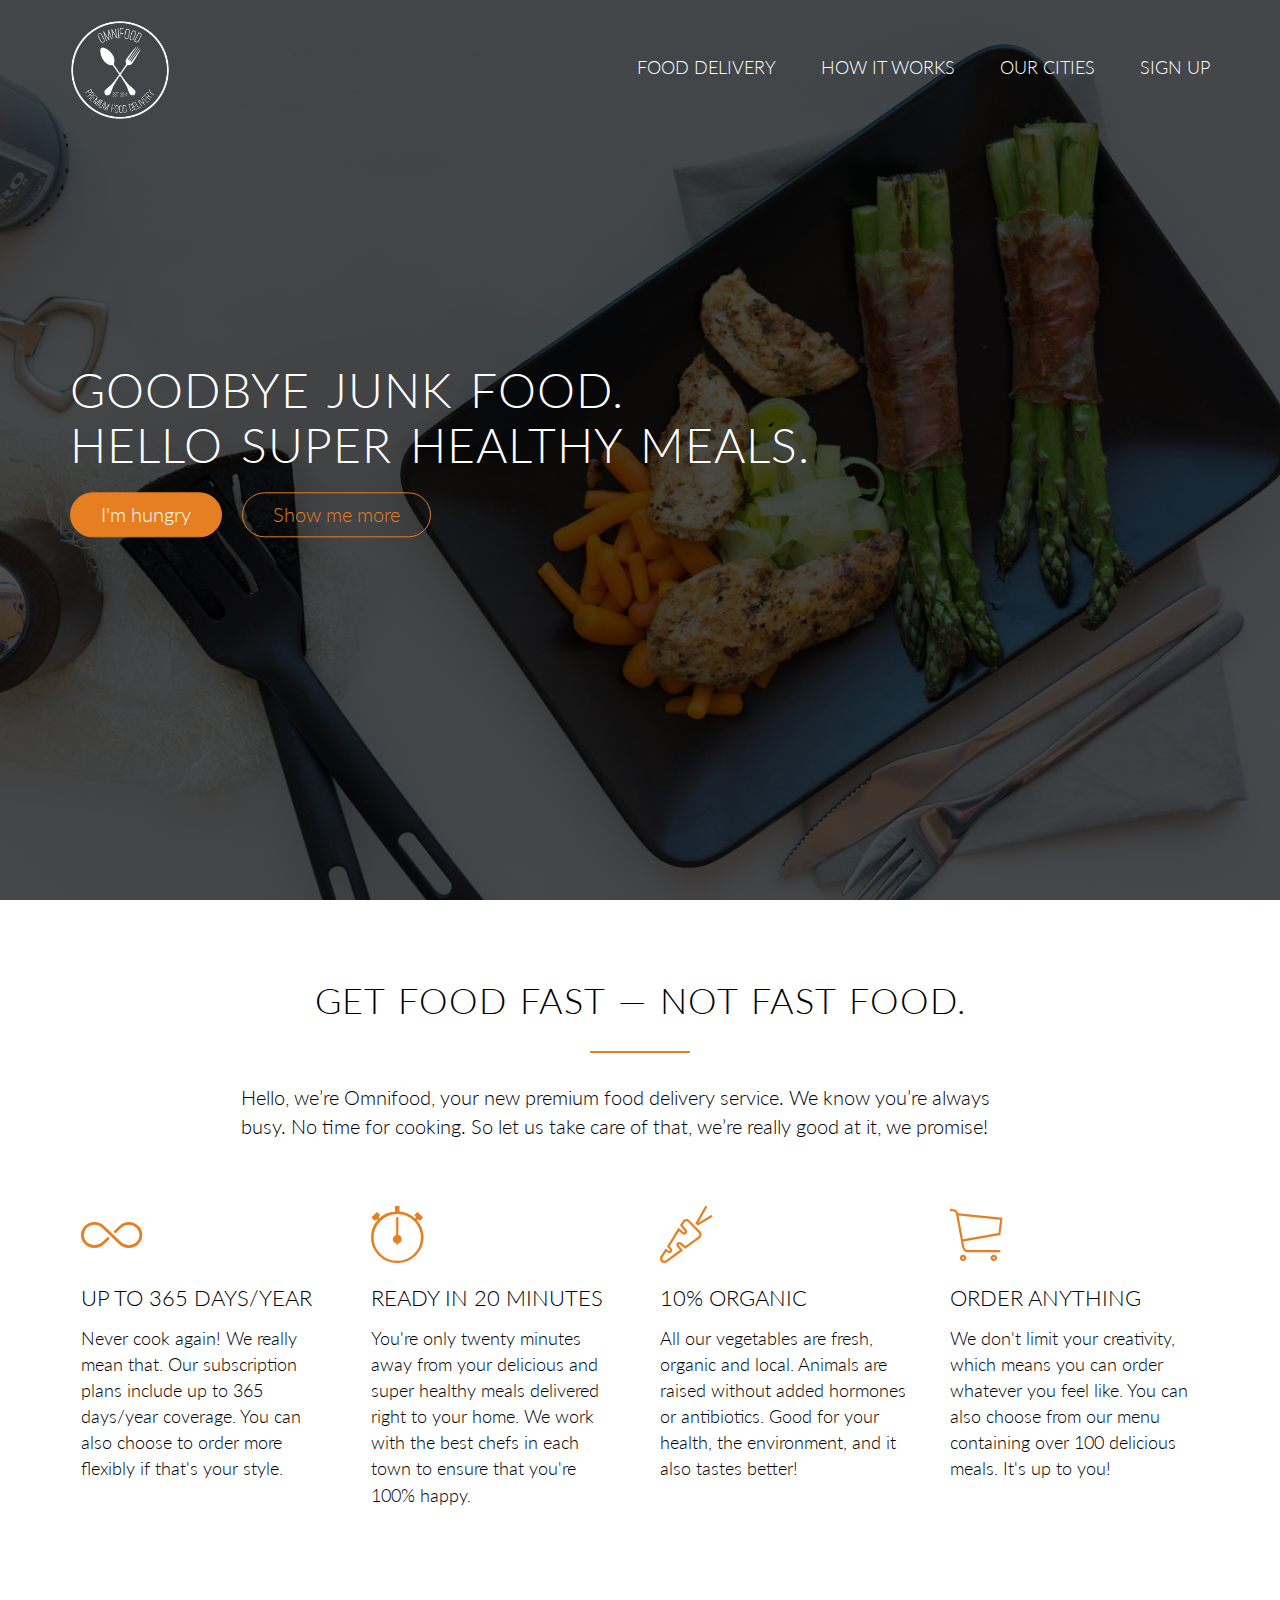
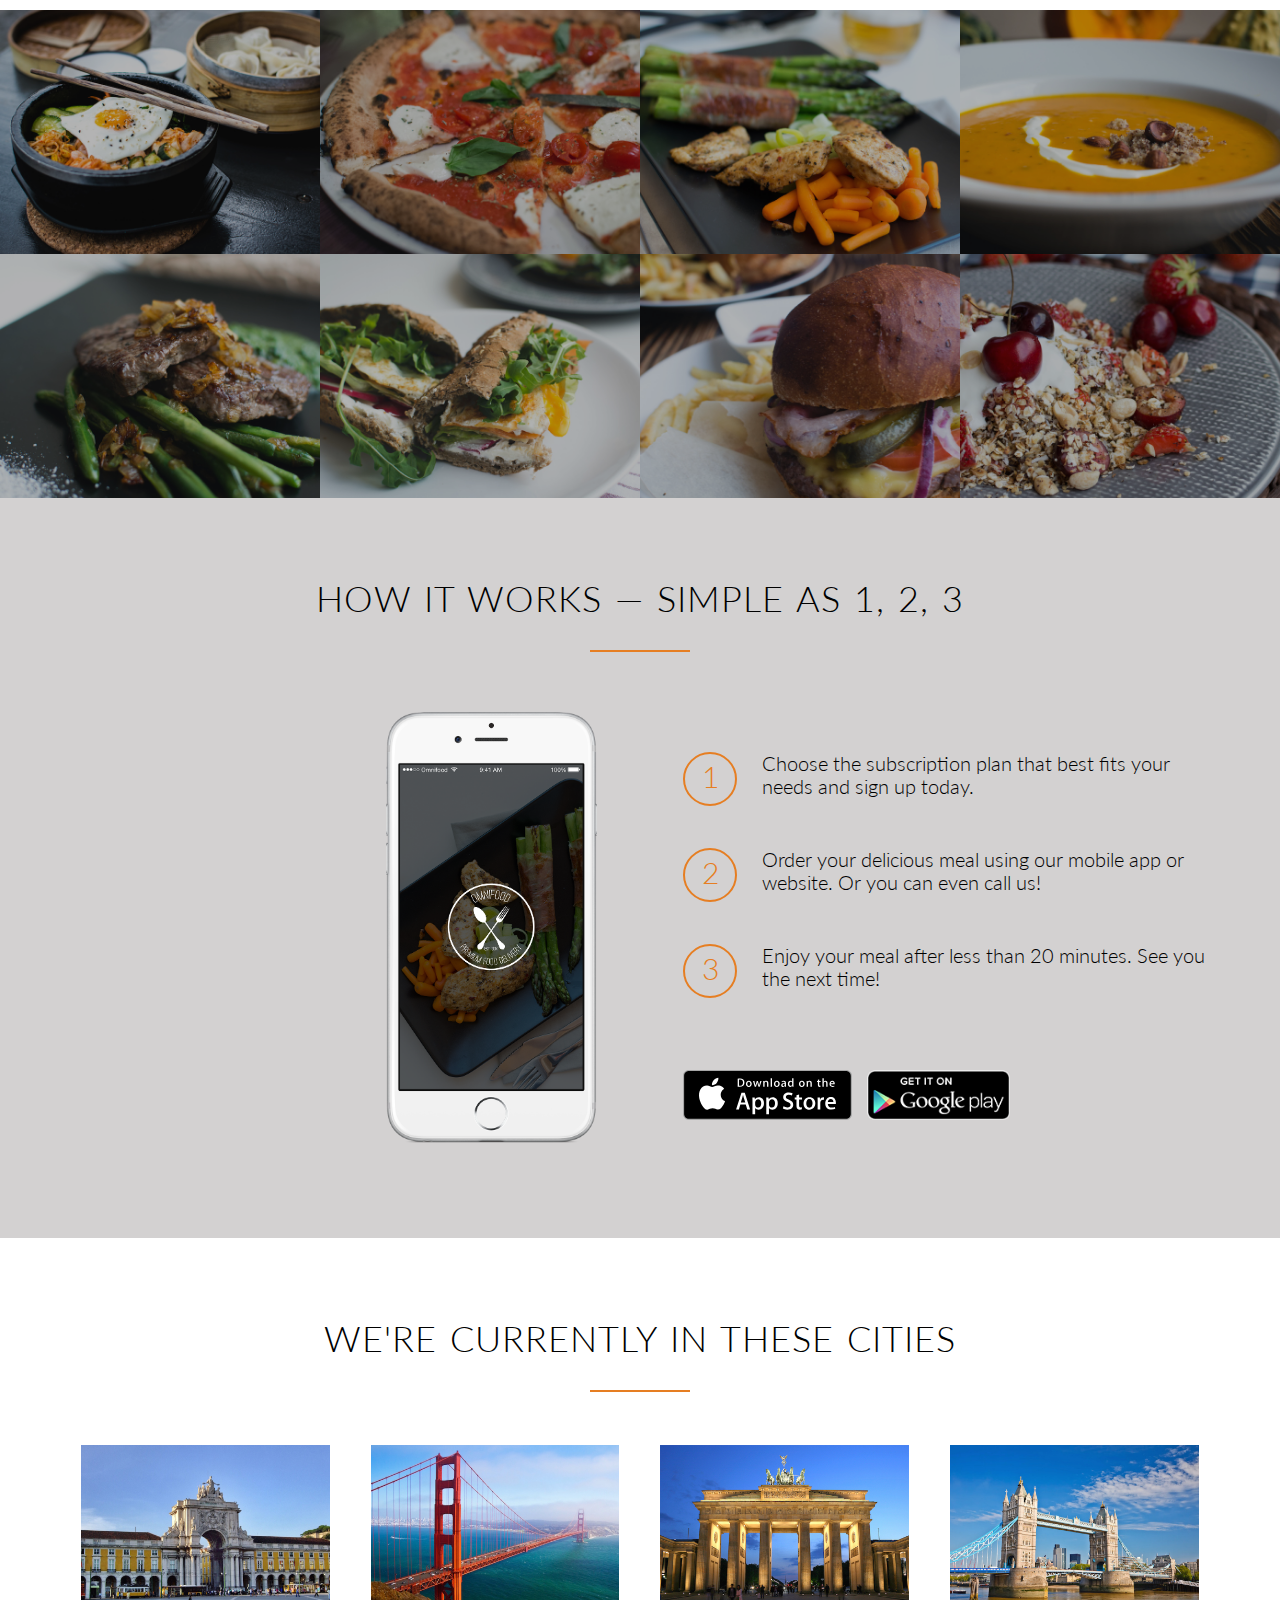
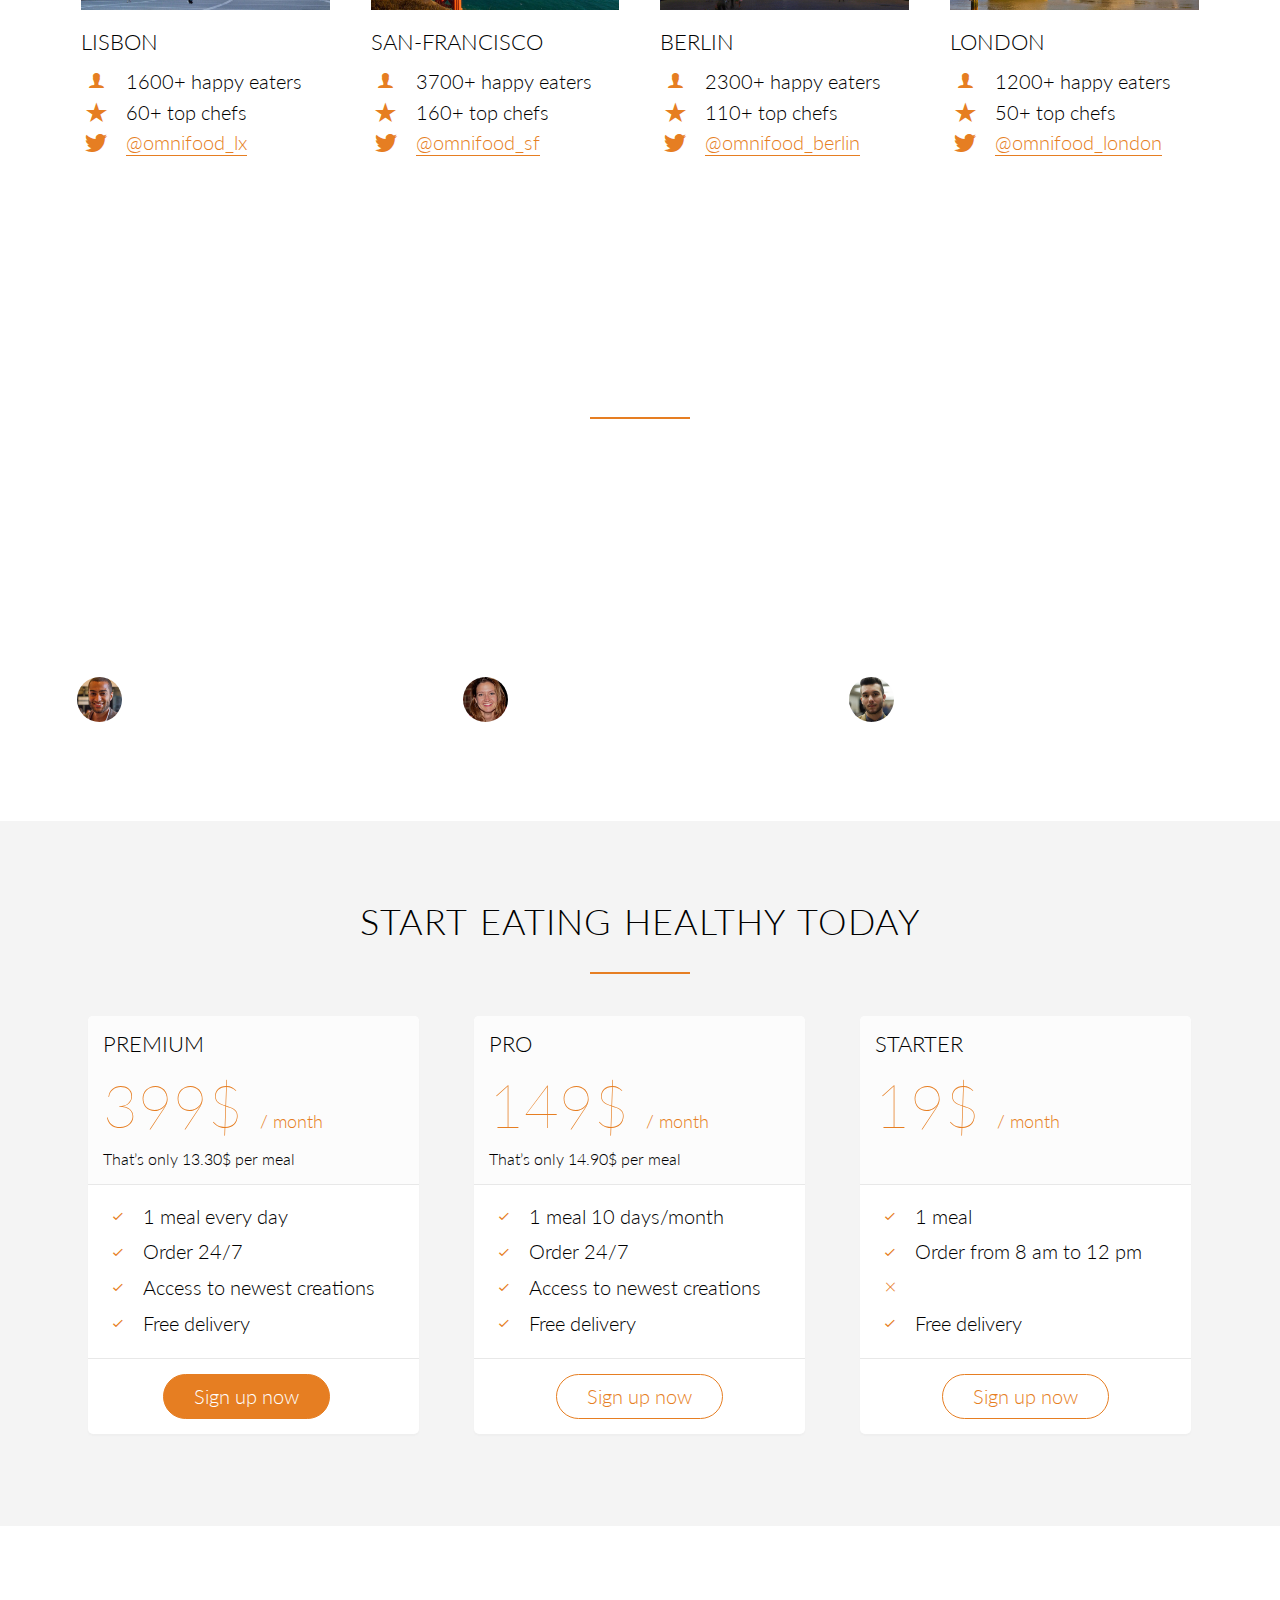
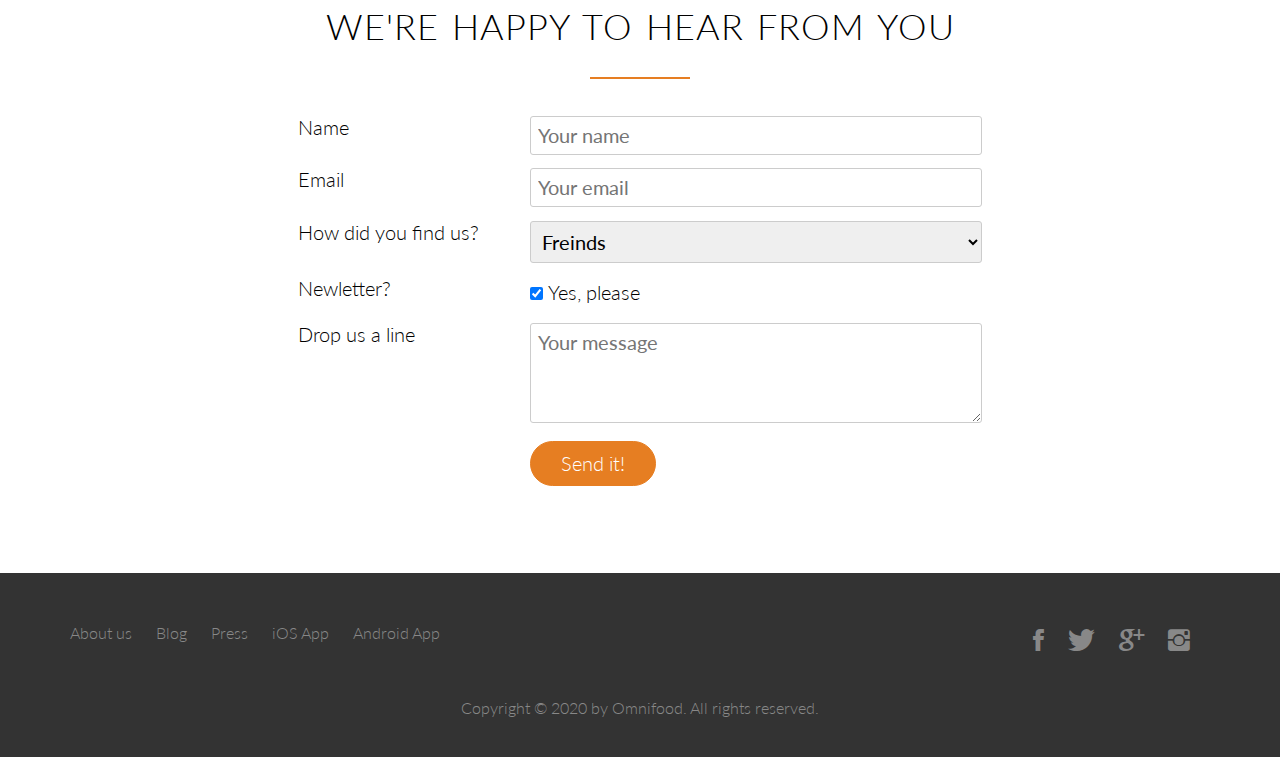
<file: index.html>
<!DOCTYPE html> 
<html lang="en">
    <head>
        <link rel="stylesheet" type="text/css" href="vendors/css/normalize.css">
        <link rel="stylesheet" type="text/css" href="vendors/css/grid.css">        
        <link rel="stylesheet" type="text/css" href="vendors/css/ionicons.min.css">        
        <link rel="stylesheet" type="text/css" href="resources/css/style.css">
        <link href="https://fonts.googleapis.com/css2?family=Lato:ital,wght@0,100;0,300;0,400;1,300&display=swap" rel="stylesheet">
        <title>Omnifood</title>
    </head> 
    <body>
        <header>
            <nav>
                <div class="row">
                    <img src="resources/css/img/logo-white.png" alt="Omnifood logo" class="logo">
                    <ul class="main-nav">
                        <li><a href="#">Food delivery</a></li>
                        <li><a href="#">How it works</a></li>
                        <li><a href="#">Our cities</a></li>
                        <li><a href="#">Sign up</a></li>
                    </ul>
                </div>
            </nav>
            <div class="hero-text-box">
                <h1>Goodbye junk food.<br> Hello super healthy meals.</h1>
                <a class="btn btn-full" href="#">I'm hungry</a>
                <a class="btn btn-ghost" href="#">Show me more</a>
            </div>
        </header>

        <section class="section-features">
            <div class="row">
                <h2>Get food fast &mdash; not fast food.</h2>
                <p class="long-copy">Hello, we’re Omnifood, your new premium food delivery service. We know you’re always busy. No time for cooking. So let us take care of that, we’re really good at it, we promise!
                </p>
            </div>

            <div class="row">
                <div class="col span-1-of-4 box">
                    <i class="ion-ios-infinite-outline icon-big"></i>
                    <h3>Up to 365 days/year</h3>
                    <p>Never cook again! We really mean that. Our subscription plans include up to 365 days/year coverage. You can also choose to order more flexibly if that's your style.
                    </p>
                </div>

                <div class="col span-1-of-4 box">
                    <i class="ion-ios-stopwatch-outline icon-big"></i>
                    <h3>Ready in 20 minutes</h3>
                    <p>You're only twenty minutes away from your delicious and super healthy meals delivered right to your home. We work with the best chefs in each town to ensure that you're 100% happy.</p>
                    </p>
                </div>

                <div class="col span-1-of-4 box">
                    <i class="ion-ios-nutrition-outline icon-big"></i>
                    <h3>10% organic</h3>
                    <p>All our vegetables are fresh, organic and local. Animals are raised without added hormones or antibiotics. Good for your health, the environment, and it also tastes better!
                    </p>
                </div>

                <div class="col span-1-of-4 box">
                    <i class="ion-ios-cart-outline icon-big"></i>
                    <h3>Order anything
                    </h3>
                    <p>We don't limit your creativity, which means you can order whatever you feel like. You can also choose from our menu containing over 100 delicious meals. It's up to you!
                    </p>
                </div>
            </div>
        </section>

        <section class="section-meals">
            <ul class="meals-showcase clearfix">
                <li>
                    <figure class="meal-photo">
                        <img src="resources/img/1.jpg" alt="Korean bibimbap with egg and vegetables">
                    </figure>
                </li>
                <li>
                    <figure class="meal-photo">
                        <img src="resources/img/2.jpg" alt="Simple italian pizza with cherry tomatoes">
                    </figure>
                </li>
                <li>
                    <figure class="meal-photo">
                        <img src="resources/img/3.jpg" alt="Chicken breast steak with vegetables">
                    </figure>
                </li>
                <li>
                    <figure class="meal-photo">
                        <img src="resources/img/4.jpg" alt="Autumn pumpkin soup">
                    </figure>
                </li>
            </ul>
            <ul class="meals-showcase clearfix">
                <li>
                    <figure class="meal-photo">
                        <img src="resources/img/5.jpg" alt="Paleo beef steak with vegetables">
                    </figure>
                </li>
                <li>
                    <figure class="meal-photo">
                        <img src="resources/img/6.jpg" alt="Healthy baguette with egg and vegetables">
                    </figure>
                </li>
                <li>
                    <figure class="meal-photo">
                        <img src="resources/img/7.jpg" alt="Burger with cheddar and bacon">
                    </figure>
                </li>
                <li>
                    <figure class="meal-photo">
                        <img src="resources/img/8.jpg" alt="Granola with cherries and strawberries">
                    </figure>
                </li>
            </ul>
        </section>

        <section class="section-steps">
            <div class="row">
                <h2>How it works &mdash; Simple as 1, 2, 3</h2>
            </div>
            <div class="row">
                <div class="col span-1-of-2 steps-box">
                    <img src="resources/img/app-iPhone.png" alt="Omnifood app on iPhone" class="app-screen">
                </div>
                    <div class="col span-1-of-2 steps-box">
                    <div class="works-step">
                        <div>1</div>
                        <p>Choose the subscription plan that best fits your needs and sign up today.</p>
                    </div>
                    <div class="works-step">
                        <div>2</div>
                        <p>Order your delicious meal using our mobile app or website. Or you can even call us!</p>
                    </div>
                    <div class="works-step">
                        <div>3</div>
                        <p>Enjoy your meal after less than 20 minutes. See you the next time!</p>
                    </div>

                    <a href="#" class="btn-app"><img src="resources/img/download-app.svg" alt="App Store Button"></a>
                    <a href="#" class="btn-app"><img src="resources/img/download-app-android.png" alt="Play Store Button"></a>
                </div>
            </div>
        </section>

        <section class="section-cities">
            <div class="row">
                <h2>We're currently in these cities</h2>
            </div>

            <div class="row">
                <div class="col span-1-of-4 box">
                    <img src="resources/img/lisbon-3.jpg" alt="Lisbon">
                    <h3>Lisbon</h3>
                    <div class="city-feature">
                        <i class="ion-ios-person icon-small"></i>
                        1600+ happy eaters
                    </div>
                    <div class="city-feature">
                        <i class="ion-ios-star icon-small"></i>
                        60+ top chefs
                    </div>
                    <div class="city-feature">
                        <i class="ion-social-twitter icon-small"></i>
                        <a href="#">@omnifood_lx</a>
                    </div>
                </div>

                <div class="col span-1-of-4 box">
                    <img src="resources/img/san-francisco.jpg" alt="San-francisco">
                    <h3>San-francisco</h3>
                    <div class="city-feature">
                        <i class="ion-ios-person icon-small"></i>
                        3700+ happy eaters
                    </div>
                    <div class="city-feature">
                        <i class="ion-ios-star icon-small"></i>
                        160+ top chefs
                    </div>
                    <div class="city-feature">
                        <i class="ion-social-twitter icon-small"></i>
                        <a href="#">@omnifood_sf</a>
                    </div>
                </div>

                <div class="col span-1-of-4 box">
                    <img src="resources/img/berlin.jpg" alt="Berlin">
                    <h3>Berlin</h3>
                    <div class="city-feature">
                        <i class="ion-ios-person icon-small"></i>
                        2300+ happy eaters
                    </div>
                    <div class="city-feature">
                        <i class="ion-ios-star icon-small"></i>
                        110+ top chefs
                    </div>
                    <div class="city-feature">
                        <i class="ion-social-twitter icon-small"></i>
                        <a href="#">@omnifood_berlin</a>
                    </div>
                </div>

                <div class="col span-1-of-4 box">
                    <img src="resources/img/london.jpg" alt="London">
                    <h3>London</h3>
                    <div class="city-feature">
                        <i class="ion-ios-person icon-small"></i>
                        1200+ happy eaters
                    </div>
                    <div class="city-feature">
                        <i class="ion-ios-star icon-small"></i>
                        50+ top chefs
                    </div>
                    <div class="city-feature">
                        <i class="ion-social-twitter icon-small"></i>
                        <a href="#">@omnifood_london</a>
                    </div>
                </div>
            </div>
        </section>

        <section class="section-testimonials">
            <div class="row">
                <h2>Our customers can't live without us</h2>
            </div>
            <div class="row">
                <div class="col span-1-of-3">
                    <blockquote>
                        Omnifood is just awesome! I just launched a startup which leaves me with no time for cooking, so Omnifood is a life-saver. Now that I got used to it, I couldn't live without my daily meals!
                        <cite><img src="resources/img/customer-1.jpg">(Alberto Duncan)</cite>
                    </blockquote>
                </div>
                <div class="col span-1-of-3">
                    <blockquote>
                        Inexpensive, healthy and great-tasting meals, delivered right to my home. We have lots of food delivery here in Lisbon, but no one comes even close to Omifood. Me and my family are so in love!
                        <cite><img src="resources/img/customer-2.jpg">(Joana Silva)</cite>
                    </blockquote>
                </div>
                <div class="col span-1-of-3">
                    <blockquote>
                        I was looking for a quick and easy food delivery service in San Franciso. I tried a lot of them and ended up with Omnifood. Best food delivery service in the Bay Area. Keep up the great work!
                        <cite><img src="resources/img/customer-3.jpg">(Milton Chapman)</cite>
                    </blockquote>
                </div>
            </div>
        </section>

        <section class="section-plans">
            <div class="row">
                <h2>Start eating healthy today</h2>
            </div>
            <div class="row">
                <div class="col span-1-of-3">
                    <div class="plan-box">
                        <div>
                            <h3>Premium</h3>
                            <p class="plan-price">399$ <span>/ month</span></p>
                            <p class="plan-price-meal">That’s only 13.30$ per meal</p>
                        </div>
                        <div>
                            <ul>
                                <li><i class="ion-ios-checkmark-empty icon-small"></i>1 meal every day</li>
                                <li><i class="ion-ios-checkmark-empty icon-small"></i>Order 24/7</li>
                                <li><i class="ion-ios-checkmark-empty icon-small"></i>Access to newest creations</li>
                                <li><i class="ion-ios-checkmark-empty icon-small"></i>Free delivery</li>
                            </ul>
                        </div>
                        <div>
                            <a href="#" class="btn btn-full">Sign up now</a>
                        </div>
                    </div>
                </div>
                <div class="col span-1-of-3">
                    <div class="plan-box">
                        <div>
                            <h3>Pro</h3>
                            <p class="plan-price">149$ <span>/ month</span></p>
                            <p class="plan-price-meal">That’s only 14.90$ per meal</p>
                        </div>
                        <div>
                            <ul>
                                <li><i class="ion-ios-checkmark-empty icon-small"></i>1 meal 10 days/month</li>
                                <li><i class="ion-ios-checkmark-empty icon-small"></i>Order 24/7</li>
                                <li><i class="ion-ios-checkmark-empty icon-small"></i>Access to newest creations</li>
                                <li><i class="ion-ios-checkmark-empty icon-small"></i>Free delivery</li>
                            </ul>
                        </div>
                        <div>
                            <a href="#" class="btn btn-ghost">Sign up now</a>
                        </div>
                    </div>
                </div>
                <div class="col span-1-of-3">
                    <div class="plan-box">
                        <div>
                            <h3>Starter</h3>
                            <p class="plan-price">19$ <span>/ month</span></p>
                            <p class="plan-price-meal">&nbsp;</p>
                        </div>
                        <div>
                            <ul>
                                <li><i class="ion-ios-checkmark-empty icon-small"></i>1 meal</li>
                                <li><i class="ion-ios-checkmark-empty icon-small"></i>Order from 8 am to 12 pm</li>
                                <li><i class="ion-ios-close-empty icon-small"></i></li>
                                <li><i class="ion-ios-checkmark-empty icon-small"></i>Free delivery</li>
                            </ul>
                        </div>
                        <div>
                            <a href="#" class="btn btn-ghost">Sign up now</a>
                        </div>
                    </div>
                </div>
            </div>
        </section>

        <section class="section-form">
            <div class="row">
                <h2>We're happy to hear from you</h2>
            </div>
            <div class="row">
                <form method="post" action="#" class="contact-form">
                    <div class="row">
                        <div class="col span-1-of-3">
                            <lable for="name">Name</lable>
                        </div>
                        <div class="col span-2-of-3">
                            <input type="text" name="name" id="name" placeholder="Your name" requried>
                        </div>
                    </div>
                    <div class="row">
                        <div class="col span-1-of-3">
                            <lable for="email">Email</lable>
                        </div>
                        <div class="col span-2-of-3">
                            <input type="email" name="email" id="email" placeholder="Your email" requried>
                        </div>
                    </div>
                    <div class="row">
                        <div class="col span-1-of-3">
                            <lable for="find-us">How did you find us?</lable>
                        </div>
                        <div class="col span-2-of-3">
                            <select name="find-us" id="find-us">
                                <option value="friends"selected>Freinds</option>
                                <option value="search" >Search engine</option>
                                <option vlaue="ad">Advertisement</option>
                                <option value="other">Other</option>
                            </select>
                        </div>
                    </div>
                    <div class="row">
                        <div class="col span-1-of-3">
                            <lable>Newletter?</lable>
                        </div>
                        <div class="col span-2-of-3">
                            <input type="checkbox" name="news" id="news" checked>Yes, please
                        </div>
                    </div>
                    <div class="row">
                        <div class="col span-1-of-3">
                            <lable>Drop us a line</lable>
                        </div>
                        <div class="col span-2-of-3">
                            <textarea name="message" placeholder="Your message"></textarea>
                        </div>
                    </div>
                    <div class="row">
                        <div class="col span-1-of-3">
                            <lable>&nbsp;</lable>
                        </div>
                        <div class="col span-2-of-3">
                            <input type="submit" value="Send it!">
                        </div>
                    </div>
                </form>
            </div>
        </section>

       <footer>
           <div class="row">
               <div class="col span-1-of-2">
                   <ul class="footer-nav">
                        <li><a href="#">About us</a></li>
                        <li><a href="#">Blog</a></li>
                        <li><a href="#">Press</a></li>
                        <li><a href="#">iOS App</a></li>
                        <li><a href="#">Android App</a></li>
                   </ul>
                
               </div>
               <div class="col span-1-of-2">
                    <ul class="social-links">
                        <li><a href="#"><i class="ion-social-facebook"></i></a></li>
                        <li><a href="#"><i class="ion-social-twitter"></i></a></li>
                        <li><a href="#"><i class="ion-social-googleplus"></i></a></li>
                        <li><a href="#"><i class="ion-social-instagram"></i></a></li>
                    </ul>
               </div>
           </div>
           <dis class="row">
               <p>Copyright &copy; 2020 by Omnifood. All rights reserved.</p>
           </dis>
       </footer>
    </body>
</html>
</file>
<file: vendors/css/grid.css>
/*  SECTIONS  ============================================================================= */

.section {
	clear: both;
	padding: 0px;
	margin: 0px;
}

/*  GROUPING  ============================================================================= */

.row {
    zoom: 1; /* For IE 6/7 (trigger hasLayout) */
}

.row:before,
.row:after {
    content:"";
    display:table;
}
.row:after {
    clear:both;
}

/*  GRID COLUMN SETUP   ==================================================================== */

.col {
	display: block;
	float:left;
	margin: 1% 0 1% 1.6%;
}

.col:first-child { margin-left: 0; } /* all browsers except IE6 and lower */


/*  REMOVE MARGINS AS ALL GO FULL WIDTH AT 480 PIXELS */

@media only screen and (max-width: 480px) {
	.col { 
		/*margin: 1% 0 1% 0%;*/
        margin: 0;
	}
}


/*  GRID OF TWO   ============================================================================= */


.span-2-of-2 {
	width: 100%;
}

.span-1-of-2 {
	width: 49.2%;
}

/*  GO FULL WIDTH AT LESS THAN 480 PIXELS */

@media only screen and (max-width: 480px) {
	.span-2-of-2 {
		width: 100%; 
	}
	.span-1-of-2 {
		width: 100%; 
	}
}


/*  GRID OF THREE   ============================================================================= */

	
.span-3-of-3 {
	width: 100%; 
}

.span-2-of-3 {
	width: 66.13%; 
}

.span-1-of-3 {
	width: 32.26%; 
}


/*  GO FULL WIDTH AT LESS THAN 480 PIXELS */

@media only screen and (max-width: 480px) {
	.span-3-of-3 {
		width: 100%; 
	}
	.span-2-of-3 {
		width: 100%; 
	}
	.span-1-of-3 {
		width: 100%;
	}
}

/*  GRID OF FOUR   ============================================================================= */

	
.span-4-of-4 {
	width: 100%; 
}

.span-3-of-4 {
	width: 74.6%; 
}

.span-2-of-4 {
	width: 49.2%; 
}

.span-1-of-4 {
	width: 23.8%; 
}


/*  GO FULL WIDTH AT LESS THAN 480 PIXELS */

@media only screen and (max-width: 480px) {
	.span-4-of-4 {
		width: 100%; 
	}
	.span-3-of-4 {
		width: 100%; 
	}
	.span-2-of-4 {
		width: 100%; 
	}
	.span-1-of-4 {
		width: 100%; 
	}
}


/*  GRID OF FIVE   ============================================================================= */

	
.span-5-of-5 {
	width: 100%;
}

.span-4-of-5 {
  	width: 79.68%; 
}

.span-3-of-5 {
  	width: 59.36%; 
}

.span-2-of-5 {
  	width: 39.04%;
}

.span-1-of-5 {
  	width: 18.72%;
}


/*  GO FULL WIDTH AT LESS THAN 480 PIXELS */

@media only screen and (max-width: 480px) {
	.span-5-of-5 {
		width: 100%; 
	}
	.span-4-of-5 {
		width: 100%; 
	}
	.span-3-of-5 {
		width: 100%; 
	}
	.span-2-of-5 {
		width: 100%; 
	}
	.span-1-of-5 {
		width: 100%; 
	}
}


/*  GRID OF SIX   ============================================================================= */


.span-6-of-6 {
	width: 100%;
}

.span-5-of-6 {
  	width: 83.06%;
}

.span-4-of-6 {
  	width: 66.13%;
}

.span-3-of-6 {
  	width: 49.2%;
}

.span-2-of-6 {
  	width: 32.26%;
}

.span-1-of-6 {
  	width: 15.33%;
}


/*  GO FULL WIDTH AT LESS THAN 480 PIXELS */

@media only screen and (max-width: 480px) {
	.span-6-of-6 {
		width: 100%; 
	}
	.span-5-of-6 {
		width: 100%; 
	}
	.span-4-of-6 {
		width: 100%; 
	}
	.span-3-of-6 {
		width: 100%; 
	}
	.span-2-of-6 {
		width: 100%; 
	}
	.span-1-of-6 {
		width: 100%; 
	}
}



/*  GRID OF SEVEN   ============================================================================= */


.span-7-of-7 {
	width: 100%;
}

.span-6-of-7 {
	width: 85.48%;
}

.span-5-of-7 {
  	width: 70.97%;
}

.span-4-of-7 {
  	width: 56.45%;
}

.span-3-of-7 {
  	width: 41.94%;
}

.span-2-of-7 {
  	width: 27.42%;
}

.span-1-of-7 {
  	width: 12.91%;
}


/*  GO FULL WIDTH AT LESS THAN 480 PIXELS */

@media only screen and (max-width: 480px) {
	.span-7-of-7 {
		width: 100%; 
	}
	.span-6-of-7 {
		width: 100%; 
	}
	.span-5-of-7 {
		width: 100%; 
	}
	.span-4-of-7 {
		width: 100%; 
	}
	.span-3-of-7 {
		width: 100%; 
	}
	.span-2-of-7 {
		width: 100%; 
	}
	.span-1-of-7 {
		width: 100%; 
	}
}


/*  GRID OF EIGHT   ============================================================================= */

	
.span-8-of-8 {
	width: 100%;
}

.span-7-of-8 {
	width: 87.3%; 
}

.span-6-of-8 {
	width: 74.6%; 
}

.span-5-of-8 {
	width: 61.9%; 
}

.span-4-of-8 {
	width: 49.2%; 
}

.span-3-of-8 {
	width: 36.5%;
}

.span-2-of-8 {
	width: 23.8%; 
}

.span-1-of-8 {
	width: 11.1%; 
}


/*  GO FULL WIDTH AT LESS THAN 480 PIXELS */

@media only screen and (max-width: 480px) {
	.span-8-of-8 {
		width: 100%; 
	}
	.span-7-of-8 {
		width: 100%; 
	}
	.span-6-of-8 {
		width: 100%; 
	}
	.span-5-of-8 {
		width: 100%; 
	}
	.span-4-of-8 {
		width: 100%; 
	}
	.span-3-of-8 {
		width: 100%; 
	}
	.span-2-of-8 {
		width: 100%; 
	}
	.span-1-of-8 {
		width: 100%; 
	}
}


/*  GRID OF NINE   ============================================================================= */


.span-9-of-9 {
	width: 100%;
}

.span-8-of-9 {
	width: 88.71%;
}

.span-7-of-9 {
	width: 77.42%; 
}

.span-6-of-9 {
	width: 66.13%; 
}

.span-5-of-9 {
	width: 54.84%; 
}

.span-4-of-9 {
	width: 43.55%; 
}

.span-3-of-9 {
	width: 32.26%;
}

.span-2-of-9 {
	width: 20.97%; 
}

.span-1-of-9 {
	width: 9.68%; 
}


/*  GO FULL WIDTH AT LESS THAN 480 PIXELS */

@media only screen and (max-width: 480px) {
	.span-9-of-9 {
		width: 100%; 
	}
	.span-8-of-9 {
		width: 100%; 
	}
	.span-7-of-9 {
		width: 100%; 
	}
	.span-6-of-9 {
		width: 100%; 
	}
	.span-5-of-9 {
		width: 100%; 
	}
	.span-4-of-9 {
		width: 100%; 
	}
	.span-3-of-9 {
		width: 100%; 
	}
	.span-2-of-9 {
		width: 100%; 
	}
	.span-1-of-9 {
		width: 100%; 
	}
}


/*  GRID OF TEN   ============================================================================= */


.span-10-of-10 {
	width: 100%;
}

.span-9-of-10 {
	width: 89.84%;
}

.span-8-of-10 {
	width: 79.68%;
}

.span-7-of-10 {
	width: 69.52%; 
}

.span-6-of-10 {
	width: 59.36%; 
}

.span-5-of-10 {
	width: 49.2%; 
}

.span-4-of-10 {
	width: 39.04%; 
}

.span-3-of-10 {
	width: 28.88%;
}

.span-2-of-10 {
	width: 18.72%; 
}

.span-1-of-10 {
	width: 8.56%; 
}


/*  GO FULL WIDTH AT LESS THAN 480 PIXELS */

@media only screen and (max-width: 480px) {
	.span-10-of-10 {
		width: 100%; 
	}
	.span-9-of-10 {
		width: 100%; 
	}
	.span-8-of-10 {
		width: 100%; 
	}
	.span-7-of-10 {
		width: 100%; 
	}
	.span-6-of-10 {
		width: 100%; 
	}
	.span-5-of-10 {
		width: 100%; 
	}
	.span-4-of-10 {
		width: 100%; 
	}
	.span-3-of-10 {
		width: 100%; 
	}
	.span-2-of-10 {
		width: 100%; 
	}
	.span-1-of-10 {
		width: 100%; 
	}
}


/*  GRID OF ELEVEN   ============================================================================= */

.span-11-of-11 {
	width: 100%;
}

.span-10-of-11 {
	width: 90.76%;
}

.span-9-of-11 {
	width: 81.52%;
}

.span-8-of-11 {
	width: 72.29%;
}

.span-7-of-11 {
	width: 63.05%; 
}

.span-6-of-11 {
	width: 53.81%; 
}

.span-5-of-11 {
	width: 44.58%; 
}

.span-4-of-11 {
	width: 35.34%; 
}

.span-3-of-11 {
	width: 26.1%;
}

.span-2-of-11 {
	width: 16.87%; 
}

.span-1-of-11 {
	width: 7.63%; 
}


/*  GO FULL WIDTH AT LESS THAN 480 PIXELS */

@media only screen and (max-width: 480px) {
	.span-11-of-11 {
		width: 100%; 
	}
	.span-10-of-11 {
		width: 100%; 
	}
	.span-9-of-11 {
		width: 100%; 
	}
	.span-8-of-11 {
		width: 100%; 
	}
	.span-7-of-11 {
		width: 100%; 
	}
	.span-6-of-11 {
		width: 100%; 
	}
	.span-5-of-11 {
		width: 100%; 
	}
	.span-4-of-11 {
		width: 100%; 
	}
	.span-3-of-11 {
		width: 100%; 
	}
	.span-2-of-11 {
		width: 100%; 
	}
	.span-1-of-11 {
		width: 100%; 
	}
}


/*  GRID OF TWELVE   ============================================================================= */

.span-12-of-12 {
	width: 100%;
}

.span-11-of-12 {
	width: 91.53%;
}

.span-10-of-12 {
	width: 83.06%;
}

.span-9-of-12 {
	width: 74.6%;
}

.span-8-of-12 {
	width: 66.13%;
}

.span-7-of-12 {
	width: 57.66%; 
}

.span-6-of-12 {
	width: 49.2%; 
}

.span-5-of-12 {
	width: 40.73%; 
}

.span-4-of-12 {
	width: 32.26%; 
}

.span-3-of-12 {
	width: 23.8%;
}

.span-2-of-12 {
	width: 15.33%; 
}

.span-1-of-12 {
	width: 6.86%; 
}


/*  GO FULL WIDTH AT LESS THAN 480 PIXELS */

@media only screen and (max-width: 480px) {
	.span-12-of-12 {
		width: 100%; 
	}
	.span-11-of-12 {
		width: 100%; 
	}
	.span-10-of-12 {
		width: 100%; 
	}
	.span-9-of-12 {
		width: 100%; 
	}
	.span-8-of-12 {
		width: 100%; 
	}
	.span-7-of-12 {
		width: 100%; 
	}
	.span-6-of-12 {
		width: 100%; 
	}
	.span-5-of-12 {
		width: 100%; 
	}
	.span-4-of-12 {
		width: 100%; 
	}
	.span-3-of-12 {
		width: 100%; 
	}
	.span-2-of-12 {
		width: 100%; 
	}
	.span-1-of-12 {
		width: 100%; 
	}
}
</file>
<file: resources/css/style.css>
/* BASIC SET UP */
* {
    margin: 0;
    padding: 0;
    box-sizing: border-box;
}

html {
    background-color: #fff;
    color: #000;
    font-family: 'Lato', 'Arial', 'sans-serif';
    font-weight: 300;
    font-size: 20px;
    text-rendering: optimizeLegibility;
}

.clearfix {zoom: 1}
.clearfix:after {
    content: '.';
    clear: both;
    display: block;
    height: 0;
    visibility: hidden;
}
/* REUSABLE COMPONENTS */
.row {
    max-width: 1140px;
    margin: 0 auto;
}

section {
    padding: 80px 0;
}

.box {
    padding:1%;
}

/* HEADINGS */
h1,
h2,
h3 {
    font-weight: 300;
    text-transform: uppercase;
    
}

h1 {
    margin-top: 0;
    margin-bottom: 20px;
    color: #fff;
    font-size: 240%;
    word-spacing: 4px;
    letter-spacing: 1px;
}

h2 {
    font-size: 180%;
    word-spacing: 2px;
    text-align: center;
    margin-bottom: 30px;
    letter-spacing: 1px;
}
h3 {
    font-size: 110%;
    margin-bottom: 15px;
}

h2:after {
    display: block;
    height: 2px;
    background-color: #e67e22;
    content: " ";
    width: 100px;
    margin: 0 auto;
    margin-top: 30px;
}
/* PARAGRAPHS */
.long-copy {
    line-height: 145%;
    width: 70%;
    margin-left: 15%;
}

.box p{
    font-size: 90%;
    line-height: 145%;
}

/* ICONS */
.icon-big {
    font-size: 350%;
    display: block;
    color: #e67e22;
    margin-bottom: 10px;
}

.icon-small {
    display: inline-block;
    width: 30px;
    text-align: center;
    color: #e67e22;
    font-size: 120%;
    line-height: 120%;
    vertical-align: middle;
    margin-top: -5px;
    margin-right: 10px;
}
/* LINKS */
a:link,
a:visited {
    color: #e67e22;
    text-decoration: none;
    border-bottom: 1px solid #e67e22;
    padding-bottom: 1px;
    transition: border-bottom 0.2s, color 0.2s;
}

a:hover,
a:active {
    color: #555;
    border-bottom: 1px solid transparent;
}

/* BUTTONS */
.btn:link,
.btn:visited,
input[type=submit] {
    display: inline-block;
    padding: 10px 30px;
    font-weight: 300;
    text-decoration: none;
    border-radius: 200px;
    transition: background-color 0.2s, border 0.2s, color 0.2;
}

.btn-full:link,
.btn-full:visited,
input[type=submit] {
    background-color: #e67e22;
    border: 1px solid  #e67e22;
    color: #fff;
    margin-right: 15px;
}

.btn-ghost:link,
.btn-ghost:visited{
    border: 1px solid  #e67e22;
    color: #e67e22;
}

.btn:hover,
.btn:active,
input[type=submit]:hover,
input[type=submit]:active{
    background-color: #cf6d17;
}

.btn-full:hover,
.btn-full:active {
    border: 1px solid  #e67e22;
}

.btn-ghost:hover,
.btn-ghost:active {
    border: 1px solid  #cf6d17;
    color: #fff;
}

/* HEADER */
header {
    background-image: linear-gradient(rgba(0, 0, 0, 0.7), rgba(0, 0, 0, 0.7)), url(img/hero.jpg);
    background-size: cover;
    background-position: center;
    height: 100vh;
    background-attachment: fixed;
}

.hero-text-box {
    position: absolute;
    width: 1140px;
    top: 50%;
    left: 50%;
    transform: translate(-50%, -50%);
}

.logo {
    height: 100px;
    width: auto;
    float: left;
    margin-top: 20px;
}

.main-nav {
    float: right;
    list-style: none;
    margin-top: 55px;
}

.main-nav li {
    display: inline-block;
    margin-left: 40px;
}

.main-nav li a:link,
.main-nav li a:visited {
    padding: 8px 0;
    color: #fff;
    text-decoration: none;
    text-transform: uppercase;
    font-size: 90%;
    border-bottom: 2px solid transparent;
    transition: border-bottom 0.2s;
}

.main-nav li a:hover,
.main-nav li a:active {
    border-bottom: 2px solid #e67e22;
}
/* FEATURES */
.section-features .long-copy {
    margin-bottom: 30px;
}

/* MEALS */
.section-meals {
    padding: 0;
}

.meals-showcase {
    list-style: none;
    width: 100%;
}

.meals-showcase li {
    display: block;
    float: left;
    width: 25%;
}

.meal-photo {
    width: 100%;
    margin: 0;
    overflow: hidden;
    background-color:#000;
}

.meal-photo img {
    opacity: 0.7;
    width: 100%;
    height: auto;
    transform: scale(1.15);
    transition: transform 0.5s, opacity 0.5s;
}

.meal-photo img:hover {
    opacity: 1;
    transform: scale(1.03);
}

/* HOW IT WORKS */
.section-steps {
    background-color: #d3d1d1;
}
.steps-box {
    margin-top: 30px;
}

.steps-box:first-child {
    text-align: right;
    padding-right: 3%;
    margin-top: 30px;
}

.steps-box:last-child {
    padding-left: 3%;
    margin-top: 70px;
}

.app-screen { 
    width: 40%;
}

.works-step {
    margin-bottom: 50px;
}

.works-step:last-of-type {
    margin-bottom: 80px;
}

.works-step div {
    color: #e67e22;
    border: 2px solid #e67e22;
    display: inline-block;
    border-radius: 50%;
    height: 54px;
    width: 54px;
    text-align: center;
    padding: 5px;
    float: left;
    font-size: 150%;
    margin-right: 25px;
}

.btn-app:link,
.btn-app:visited {
    border: 0;
}
.btn-app img {
    height: 50px;
    width: auto;
    margin-right: 10px;
}

/* HOW IT WORKS */
.box img {
    width: 100%;
    height: auto;
    margin-bottom: 15px;
}

.city-feature {
    margin-bottom: 5px;
}

/* TESTIMONIALS */
.section-testimonials {
    background-image: linear-gradient(rgba(0, 0, 0, 0.8), rgba(0, 0, 0, 0.8)), url(img/back-customers.jpg);
    background-size: cover;
    color: #fff;
    background-attachment: fixed;
}

blockquote {
    padding: 2%;
    font-style: italic;
    line-height: 145%;
    position: relative;
    margin-top: 40px;
}

cite {
    font-size: 90%;
    margin-top: 25px;
    display: block;
}

blockquote:before {
    content: "\201C";
    font-size: 500%;
    display:block;
    position: absolute;
    top: -5px;
    left: -5px;
}

cite img {
    height: 45px;
    border-radius: 50%;
    margin-right: 10px;
    vertical-align: middle;
}

/* SIGN UP */
.section-plans {
    background-color: #f4f4f4;

}

.plan-box {
    background-color: #fff;
    border-radius: 5px;
    width: 90%;
    margin-left: 5%;
    box-shadow: 0 2px 2px #efefef;
}

.plan-box div {
    padding: 15px;
    border-bottom: 1px solid #e8e8e8;
}

.plan-box div:last-child {
    text-align: center;
    border: 0;
}

.plan-box div:first-child {
    background-color: #fcfcfc;
    border-top-left-radius: 5px;
    border-top-right-radius: 5px;
}

.plan-price {
    font-size: 300%;
    margin-bottom: 10px;
    font-weight: 100;
    color: #e67e22;
}

.plan-price span {
    font-size: 30%;
    font-weight: 300;
}

.plan-price-meal {
    font-size: 80%;
}

.plan-box ul{
    list-style: none;
}

.plan-box ul li {
    padding: 5px 0;
}

/* FORM */
.contact-form {
    width: 60%;
    margin: 0 auto;
}

input[type=text],
input[type=email],
select,
textarea {
    width: 100%;
    padding: 7px;
    border-radius: 3px;
    border: 1px solid #ccc;
}

textarea {
    height: 100px;
}

input[type=checkbox] {
    margin: 10px 5px 10px 0;
}

*:focus {outline:none;}

/* FOOTER */
footer {
    background-color: #333;
    padding: 40px;
    font-size: 80%;
}

.footer-nav {
    list-style: none;
    float: left;
}

.social-links {
    list-style: none;
    float: right;
}

.footer-nav li,
.social-links li {
    display: inline-block;
    margin-right: 20px;
}
.footer-nav li:last-child,
.social-links li :last-child {
    margin-right: 0;
}

.footer-nav li a:link,
.footer-nav li a:visited, 
.social-links li a:link,
.social-links li a:visited {
    text-decoration: none;
    border: 0;
    color: #888;
    transition: color 0.2s;
}

.footer-nav li a:hover,
.footer-nav li a:active {
    color: #ddd;
}

footer p {
    color: #888;
    text-align: center;    
    margin-top: 30px;
}

.social-links li a:link,
.social-links li a:visited {
    font-size: 180%;
}

.ion-social-facebook:hover {
    color:#3b5998;
}
.ion-social-twitter:hover {
    color:#00aced;
}
.ion-social-googleplus:hover {
    color:#dd4d39;
}
.ion-social-instagram:hover {
    color:#517fa4;
}

.ion-social-facebook,
.ion-social-twitter,
.ion-social-googleplus,
.ion-social-instagram {
    transition: color 0.2s;
}
</file>
